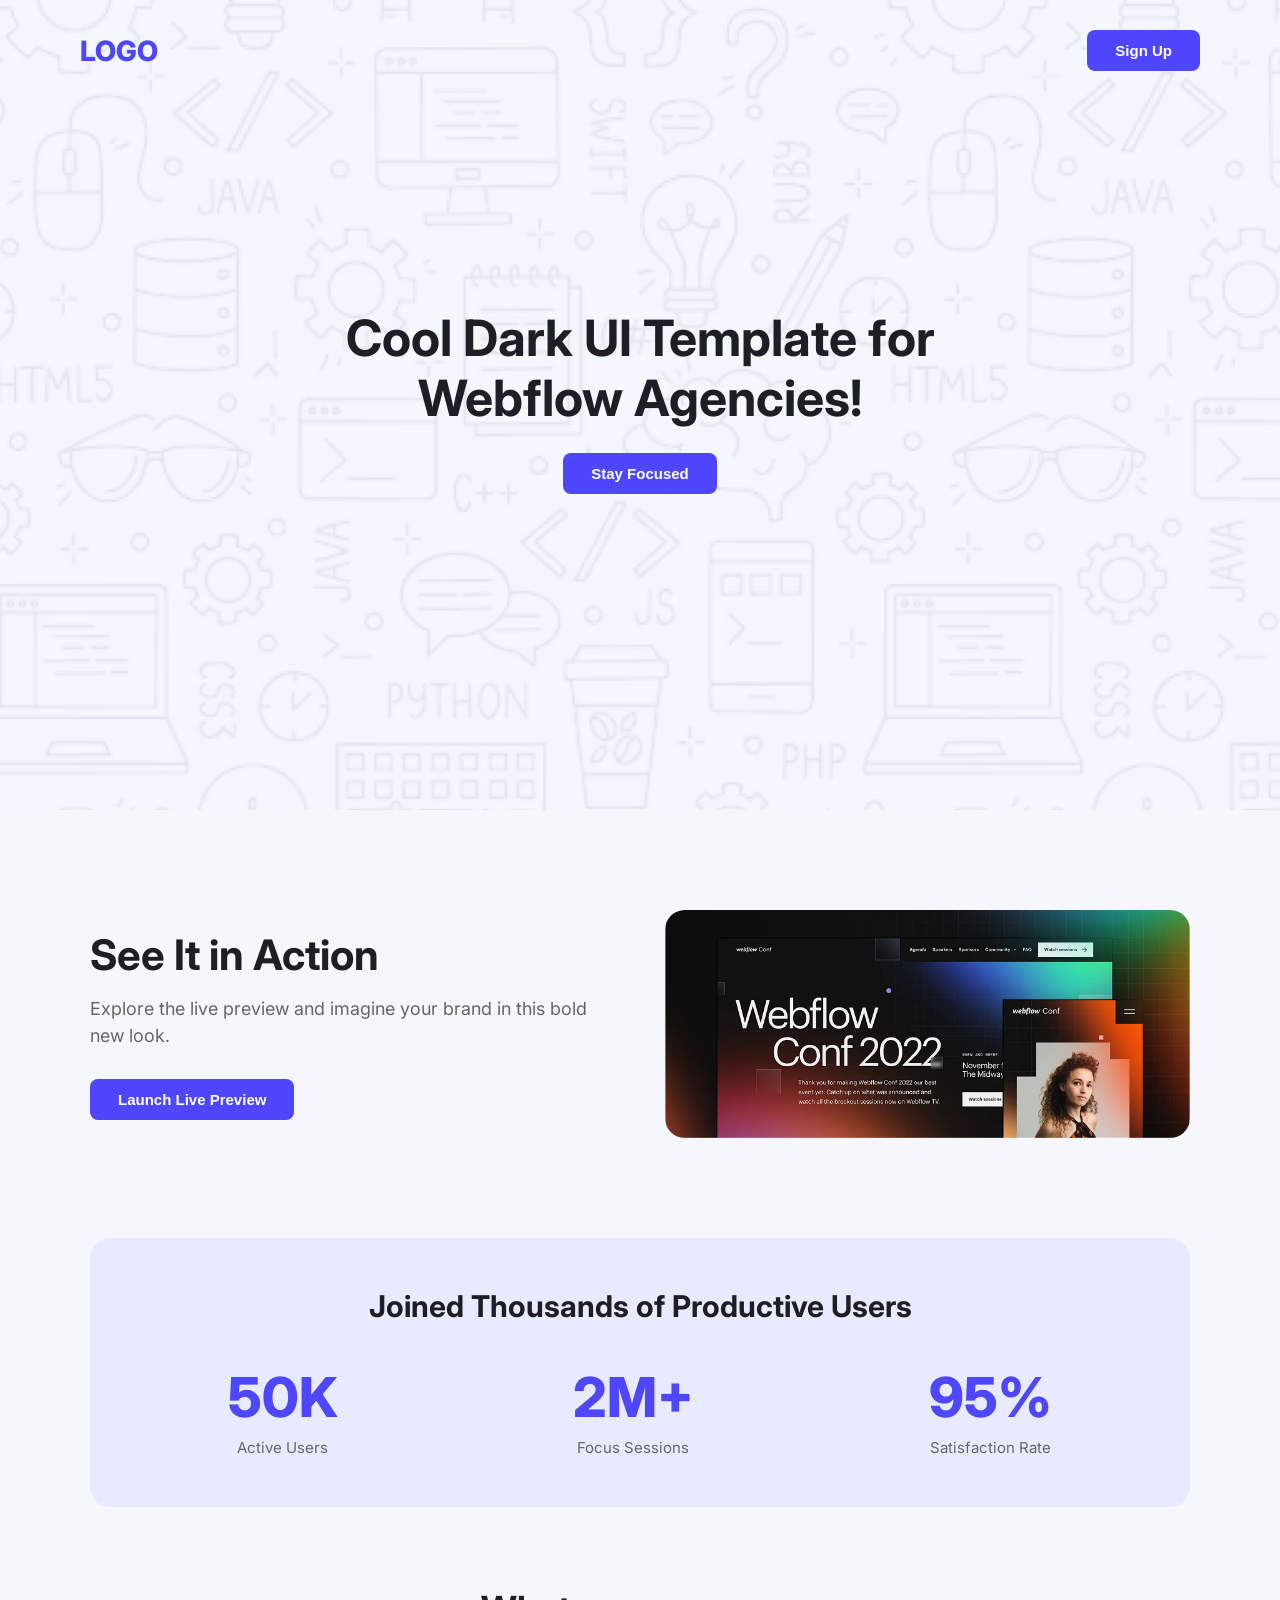
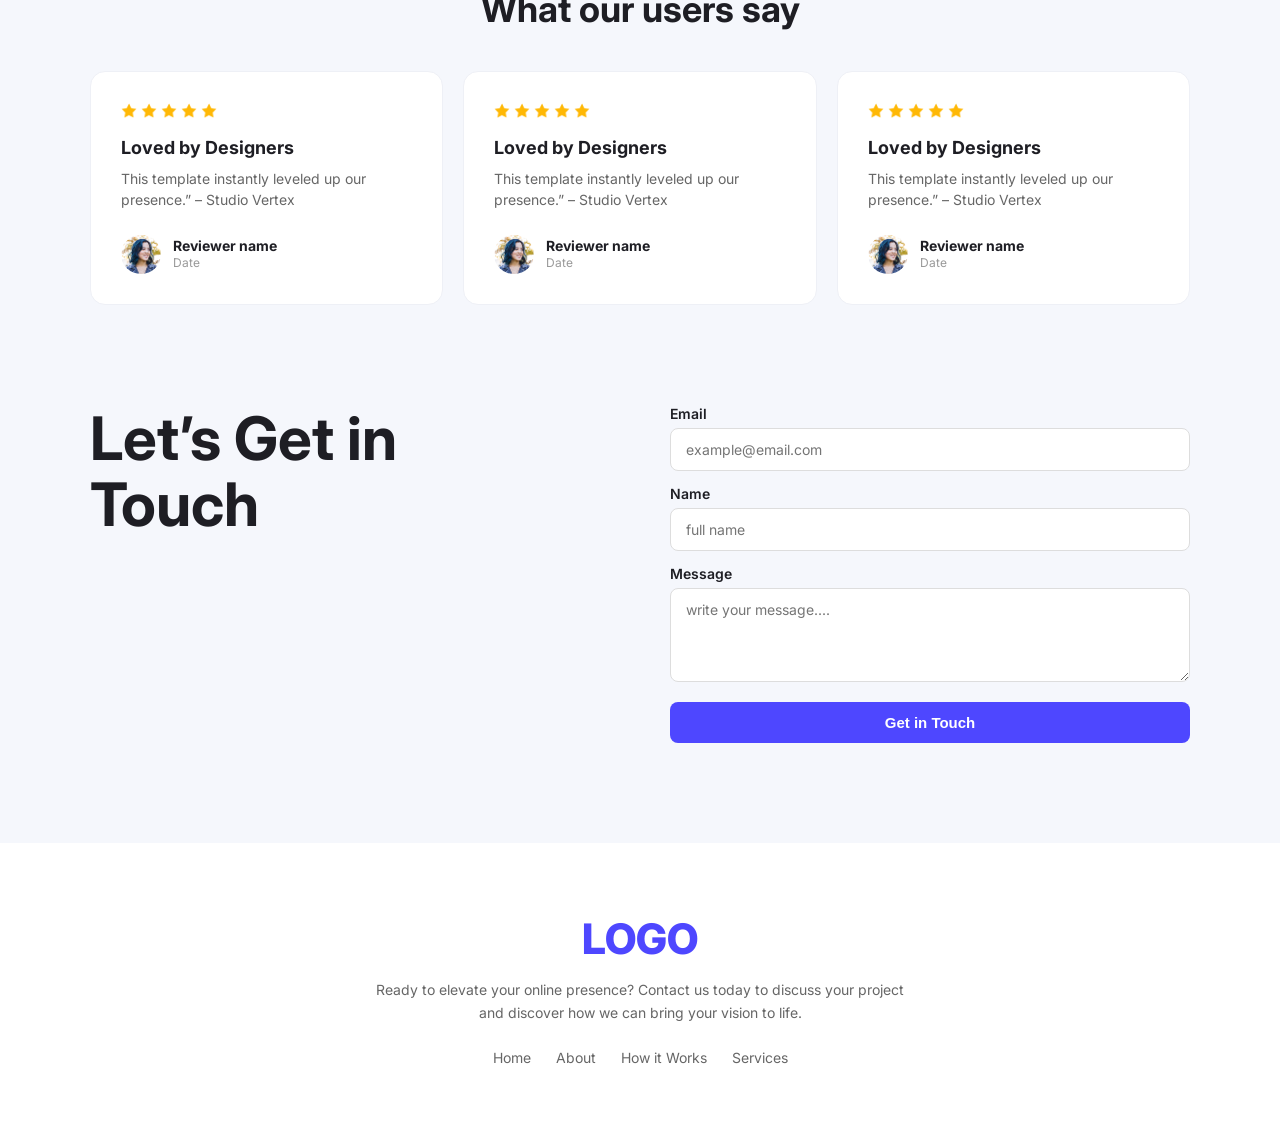
<file: index.html>
<!DOCTYPE html>
<html lang="en">

<head>
  <meta charset="UTF-8">
  <meta name="viewport" content="width=device-width, initial-scale=1.0">
  <title>Landing Launchpad</title>
  <link rel="preconnect" href="https://fonts.googleapis.com">
  <link rel="preconnect" href="https://fonts.gstatic.com" crossorigin>
  <link href="https://fonts.googleapis.com/css2?family=Inter:wght@400;600;700;800&display=swap" rel="stylesheet">
  <link rel="stylesheet" href="style.css">
</head>

<body>
  <header class="header">
    <nav class="navbar">
      <h2 class="logo">LOGO</h2>
      <button class="btn">Sign Up</button>
    </nav>
    <div class="banner">
      <h1>Cool Dark UI Template for Webflow Agencies!</h1>
      <button class="btn">Stay Focused</button>
    </div>
  </header>
  <main>
    <section class="action">
      <div class="action-info">
        <h2>See It in Action</h2>
        <p>Explore the live preview and imagine your brand in this bold new look.</p>
        <button class="btn">Launch Live Preview</button>
      </div>
      <div class="action-img">
        <img src="./Assets/wc-big.png" alt="preview">
      </div>
    </section>
    <section class="users">
      <div class="users-box">
        <h2>Joined Thousands of Productive Users</h2>
        <div class="users-stats">
          <div class="stat">
            <h3>50K</h3>
            <p>Active Users</p>
          </div>
          <div class="stat">
            <h3>2M+</h3>
            <p>Focus Sessions</p>
          </div>
          <div class="stat">
            <h3>95%</h3>
            <p>Satisfaction Rate</p>
          </div>
        </div>
      </div>
    </section>
    <section class="reviews">
      <h2>What our users say</h2>
      <div class="review-cards">
        <div class="card">
          <div class="stars">
            <img src="./Assets/icon-star.png" alt="star">
            <img src="./Assets/icon-star.png" alt="star">
            <img src="./Assets/icon-star.png" alt="star">
            <img src="./Assets/icon-star.png" alt="star">
            <img src="./Assets/icon-star.png" alt="star">
          </div>
          <h3>Loved by Designers</h3>
          <p>This template instantly leveled up our presence.” – Studio Vertex</p>
          <div class="reviewer">
            <img src="./Assets/avatar.png" alt="avatar">
            <div>
              <h4>Reviewer name</h4>
              <p>Date</p>
            </div>
          </div>
        </div>
        <div class="card">
          <div class="stars">
            <img src="./Assets/icon-star.png" alt="star">
            <img src="./Assets/icon-star.png" alt="star">
            <img src="./Assets/icon-star.png" alt="star">
            <img src="./Assets/icon-star.png" alt="star">
            <img src="./Assets/icon-star.png" alt="star">
          </div>
          <h3>Loved by Designers</h3>
          <p>This template instantly leveled up our presence.” – Studio Vertex</p>
          <div class="reviewer">
            <img src="./Assets/avatar.png" alt="avatar">
            <div>
              <h4>Reviewer name</h4>
              <p>Date</p>
            </div>
          </div>
        </div>
        <div class="card">
          <div class="stars">
            <img src="./Assets/icon-star.png" alt="star">
            <img src="./Assets/icon-star.png" alt="star">
            <img src="./Assets/icon-star.png" alt="star">
            <img src="./Assets/icon-star.png" alt="star">
            <img src="./Assets/icon-star.png" alt="star">
          </div>
          <h3>Loved by Designers</h3>
          <p>This template instantly leveled up our presence.” – Studio Vertex</p>
          <div class="reviewer">
            <img src="./Assets/avatar.png" alt="avatar">
            <div>
              <h4>Reviewer name</h4>
              <p>Date</p>
            </div>
          </div>
        </div>
      </div>
    </section>
    <section class="contact">
      <div class="contact-title">
        <h2>Let’s Get in<br>Touch</h2>
      </div>
      <form class="contact-form">
        <label for="email">Email</label>
        <input type="email" id="email" placeholder="example@email.com" required>
        <label for="name">Name</label>
        <input type="text" id="name" placeholder="full name" required>
        <label for="message">Message</label>
        <textarea id="message" rows="4" placeholder="write your message...." required></textarea>
        <button type="submit" class="btn">Get in Touch</button>
      </form>
    </section>
  </main>
  <footer class="footer">
    <h2 class="logo">LOGO</h2>
    <p>Ready to elevate your online presence? Contact us today to discuss your project and discover how we can bring
      your vision to life.</p>
    <div class="footer-links">
      <a href="#">Home</a>
      <a href="#">About</a>
      <a href="#">How it Works</a>
      <a href="#">Services</a>
    </div>
  </footer>
</body>

</html>
</file>
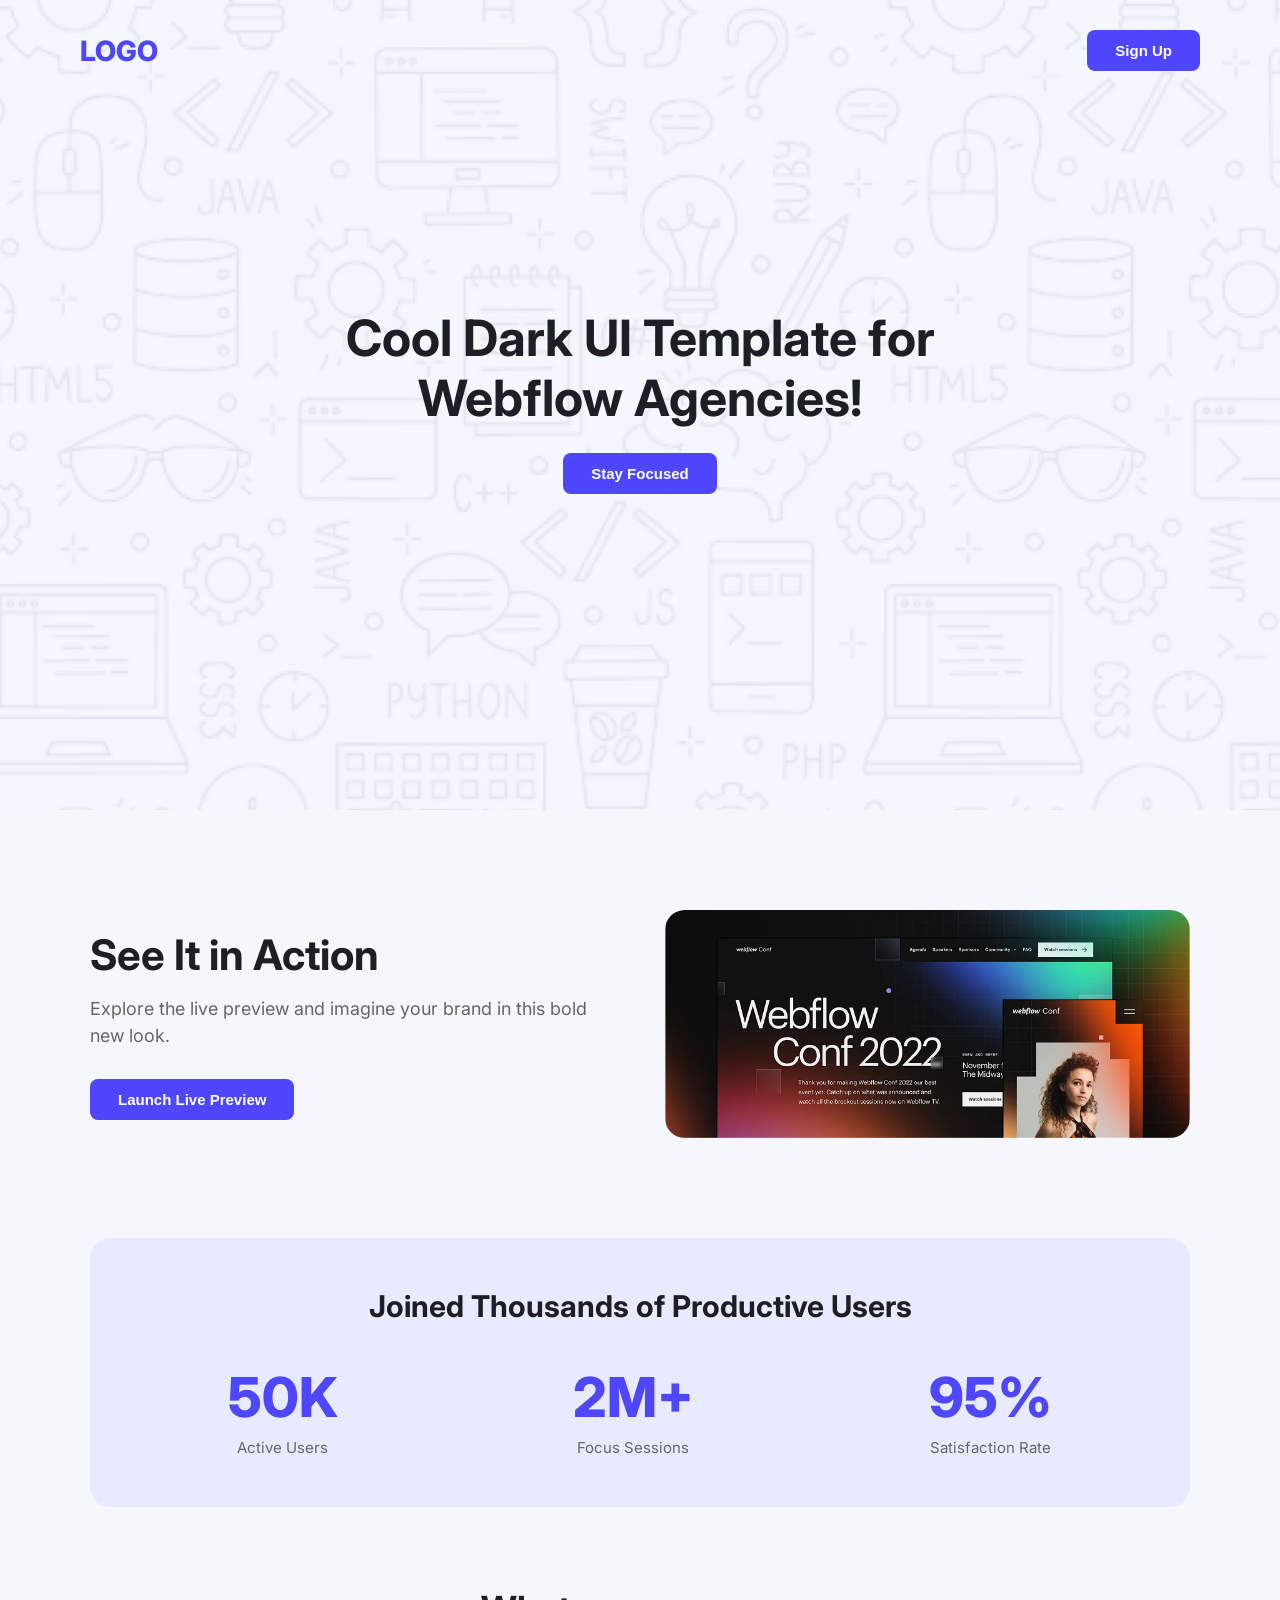
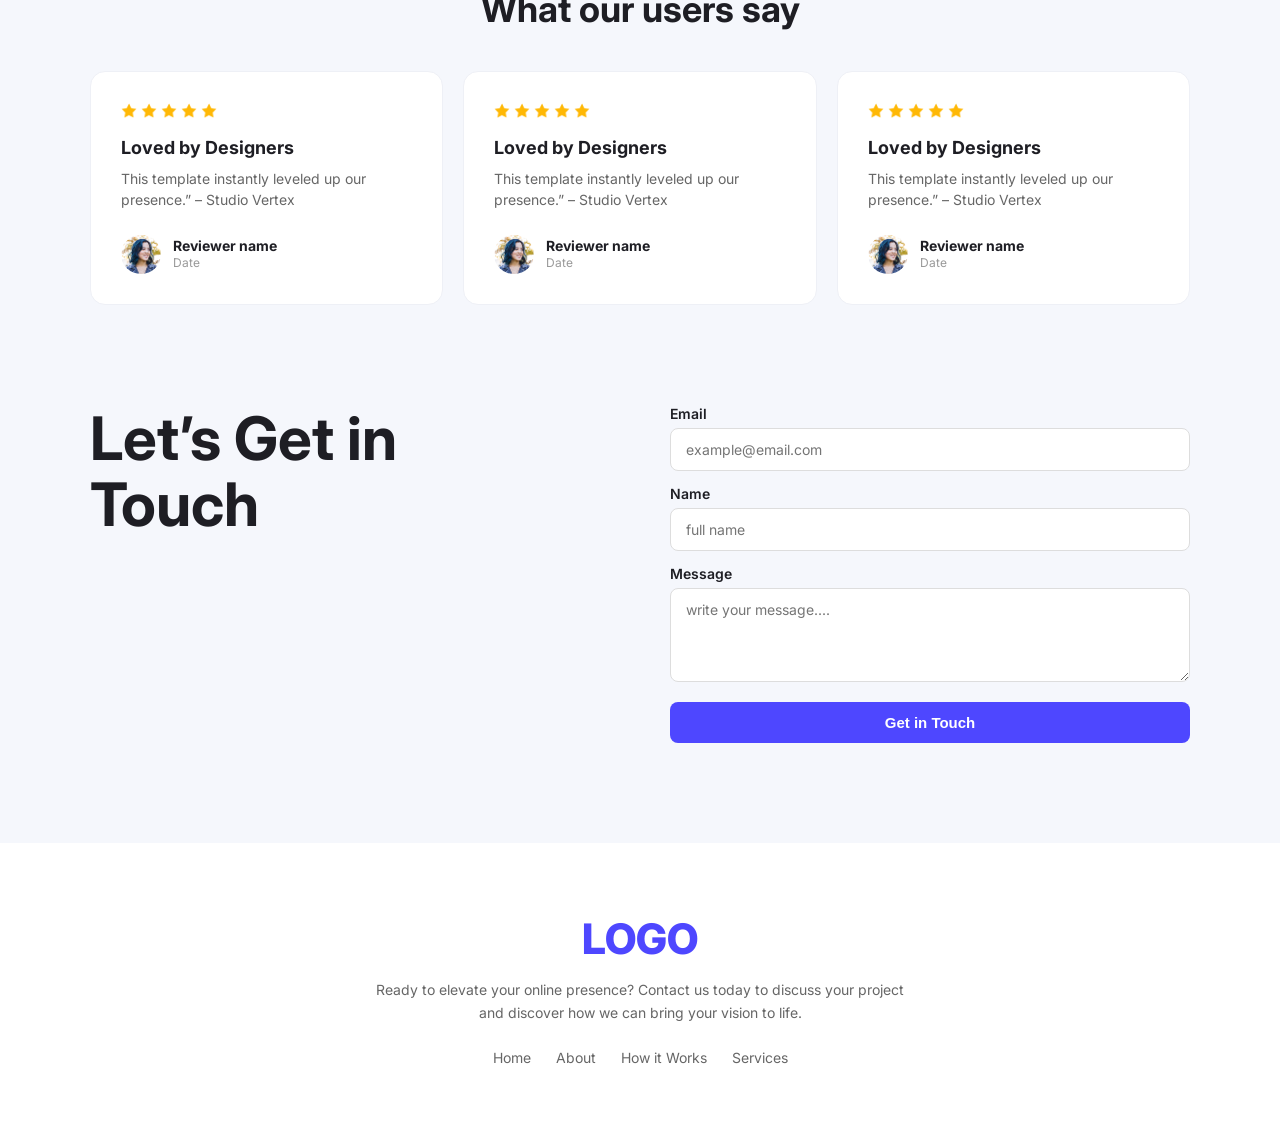
<file: B12A01-landing-launchpad/index.html>
<!DOCTYPE html>
<html lang="en">
<head>
  <meta charset="UTF-8">
  <meta name="viewport" content="width=device-width, initial-scale=1.0">
  <title>Landing Launchpad</title>
  <link rel="preconnect" href="https://fonts.googleapis.com">
  <link rel="preconnect" href="https://fonts.gstatic.com" crossorigin>
  <link href="https://fonts.googleapis.com/css2?family=Inter:wght@400;600;700;800&display=swap" rel="stylesheet">
  <link rel="stylesheet" href="style.css">
</head>
<body>
  <header class="header">
    <nav class="navbar">
      <h2 class="logo">LOGO</h2>
      <button class="btn">Sign Up</button>
    </nav>
    <div class="banner">
      <h1>Cool Dark UI Template for Webflow Agencies!</h1>
      <button class="btn">Stay Focused</button>
    </div>
  </header>
  <main>
    <section class="action">
      <div class="action-info">
        <h2>See It in Action</h2>
        <p>Explore the live preview and imagine your brand in this bold new look.</p>
        <button class="btn">Launch Live Preview</button>
      </div>
      <div class="action-img">
        <img src="./Assets/wc-big.png" alt="preview">
      </div>
    </section>
    <section class="users">
      <div class="users-box">
        <h2>Joined Thousands of Productive Users</h2>
        <div class="users-stats">
          <div class="stat">
            <h3>50K</h3>
            <p>Active Users</p>
          </div>
          <div class="stat">
            <h3>2M+</h3>
            <p>Focus Sessions</p>
          </div>
          <div class="stat">
            <h3>95%</h3>
            <p>Satisfaction Rate</p>
          </div>
        </div>
      </div>
    </section>
    <section class="reviews">
      <h2>What our users say</h2>
      <div class="review-cards">
        <div class="card">
          <div class="stars">
            <img src="./Assets/icon-star.png" alt="star">
            <img src="./Assets/icon-star.png" alt="star">
            <img src="./Assets/icon-star.png" alt="star">
            <img src="./Assets/icon-star.png" alt="star">
            <img src="./Assets/icon-star.png" alt="star">
          </div>
          <h3>Loved by Designers</h3>
          <p>This template instantly leveled up our presence.” – Studio Vertex</p>
          <div class="reviewer">
            <img src="./Assets/avatar.png" alt="avatar">
            <div>
              <h4>Reviewer name</h4>
              <p>Date</p>
            </div>
          </div>
        </div>
        <div class="card">
          <div class="stars">
            <img src="./Assets/icon-star.png" alt="star">
            <img src="./Assets/icon-star.png" alt="star">
            <img src="./Assets/icon-star.png" alt="star">
            <img src="./Assets/icon-star.png" alt="star">
            <img src="./Assets/icon-star.png" alt="star">
          </div>
          <h3>Loved by Designers</h3>
          <p>This template instantly leveled up our presence.” – Studio Vertex</p>
          <div class="reviewer">
            <img src="./Assets/avatar.png" alt="avatar">
            <div>
              <h4>Reviewer name</h4>
              <p>Date</p>
            </div>
          </div>
        </div>
        <div class="card">
          <div class="stars">
            <img src="./Assets/icon-star.png" alt="star">
            <img src="./Assets/icon-star.png" alt="star">
            <img src="./Assets/icon-star.png" alt="star">
            <img src="./Assets/icon-star.png" alt="star">
            <img src="./Assets/icon-star.png" alt="star">
          </div>
          <h3>Loved by Designers</h3>
          <p>This template instantly leveled up our presence.” – Studio Vertex</p>
          <div class="reviewer">
            <img src="./Assets/avatar.png" alt="avatar">
            <div>
              <h4>Reviewer name</h4>
              <p>Date</p>
            </div>
          </div>
        </div>
      </div>
    </section>
    <section class="contact">
      <div class="contact-title">
        <h2>Let’s Get in<br>Touch</h2>
      </div>
      <form class="contact-form">
        <label for="email">Email</label>
        <input type="email" id="email" placeholder="example@email.com" required>
        <label for="name">Name</label>
        <input type="text" id="name" placeholder="full name" required>
        <label for="message">Message</label>
        <textarea id="message" rows="4" placeholder="write your message...." required></textarea>
        <button type="submit" class="btn">Get in Touch</button>
      </form>
    </section>
  </main>
  <footer class="footer">
    <h2 class="logo">LOGO</h2>
    <p>Ready to elevate your online presence? Contact us today to discuss your project and discover how we can bring your vision to life.</p>
    <div class="footer-links">
      <a href="#">Home</a>
      <a href="#">About</a>
      <a href="#">How it Works</a>
      <a href="#">Services</a>
    </div>
  </footer>
</body>
</html>
</file>
<file: style.css>
* {
  margin: 0;
  padding: 0;
  box-sizing: border-box;
}

body {
  font-family: 'Inter', sans-serif;
  color: #1e1e24;
  background-color: #f5f7fc;
}

.btn {
  background-color: #4e47ff;
  color: #ffffff;
  border: none;
  padding: 12px 28px;
  font-size: 15px;
  font-weight: 600;
  border-radius: 8px;
  cursor: pointer;
  transition: 0.3s;
}

.btn:hover {
  background-color: #3b33e0;
  transform: translateY(-2px);
}

.header {
  background-image: url('./Assets/Hero-bg.png');
  background-size: cover;
  background-position: center;
  min-height: 90vh;
  display: flex;
  flex-direction: column;
  padding: 30px 80px 80px;
}

.navbar {
  display: flex;
  justify-content: space-between;
  align-items: center;
  max-width: 1140px;
  width: 100%;
  margin: 0 auto;
}

.logo {
  color: #4e47ff;
  font-size: 28px;
  font-weight: 800;
}

.banner {
  flex: 1;
  display: flex;
  flex-direction: column;
  justify-content: center;
  align-items: center;
  text-align: center;
  max-width: 800px;
  margin: 0 auto;
}

.banner h1 {
  font-size: 50px;
  margin-bottom: 25px;
  line-height: 1.2;
}

.action {
  max-width: 1140px;
  margin: 0 auto;
  padding: 100px 20px;
  display: flex;
  align-items: center;
  justify-content: space-between;
  gap: 50px;
}

.action-info {
  flex: 1;
}

.action-info h2 {
  font-size: 42px;
  margin-bottom: 15px;
}

.action-info p {
  color: #666;
  font-size: 18px;
  margin-bottom: 30px;
  line-height: 1.5;
}

.action-img {
  flex: 1;
}

.action-img img {
  width: 100%;
  border-radius: 20px;
  display: block;
}

.users {
  max-width: 1140px;
  margin: 0 auto;
  padding: 0 20px 80px;
}

.users-box {
  background-color: #e8ebff;
  border-radius: 20px;
  padding: 50px 30px;
  text-align: center;
}

.users-box h2 {
  font-size: 30px;
  margin-bottom: 40px;
}

.users-stats {
  display: flex;
  justify-content: space-around;
  gap: 20px;
}

.stat h3 {
  color: #4e47ff;
  font-size: 55px;
  font-weight: 800;
  margin-bottom: 8px;
}

.stat p {
  color: #666;
  font-size: 15px;
}

.reviews {
  max-width: 1140px;
  margin: 0 auto;
  padding: 0 20px 100px;
}

.reviews h2 {
  text-align: center;
  font-size: 36px;
  margin-bottom: 40px;
}

.review-cards {
  display: flex;
  justify-content: space-between;
  gap: 20px;
}

.card {
  flex: 1;
  background-color: #ffffff;
  padding: 30px;
  border-radius: 15px;
  border: 1px solid #eef0f6;
}

.stars {
  margin-bottom: 15px;
}

.stars img {
  width: 16px;
}

.card h3 {
  font-size: 18px;
  margin-bottom: 10px;
}

.card p {
  color: #666;
  font-size: 14px;
  line-height: 1.5;
}

.reviewer {
  display: flex;
  align-items: center;
  gap: 12px;
  margin-top: 25px;
}

.reviewer img {
  width: 40px;
  border-radius: 50%;
}

.reviewer h4 {
  font-size: 14px;
}

.reviewer p {
  font-size: 12px;
  color: #999;
}

.contact {
  max-width: 1140px;
  margin: 0 auto;
  padding: 0 20px 100px;
  display: flex;
  justify-content: space-between;
  align-items: flex-start;
  gap: 60px;
}

.contact-title {
  flex: 1;
}

.contact-title h2 {
  font-size: 60px;
  line-height: 1.1;
}

.contact-form {
  flex: 1;
  display: flex;
  flex-direction: column;
}

.contact-form label {
  font-size: 14px;
  font-weight: 600;
  margin-bottom: 6px;
  margin-top: 14px;
}

.contact-form label:first-child {
  margin-top: 0;
}

.contact-form input,
.contact-form textarea {
  width: 100%;
  padding: 12px 15px;
  border: 1px solid #ddd;
  border-radius: 8px;
  font-size: 14px;
  font-family: inherit;
  outline: none;
}

.contact-form input:focus,
.contact-form textarea:focus {
  border-color: #4e47ff;
}

.contact-form button {
  margin-top: 20px;
  width: 100%;
}

.footer {
  background-color: #ffffff;
  padding: 70px 20px;
  text-align: center;
}

.footer .logo {
  font-size: 42px;
  margin-bottom: 15px;
}

.footer p {
  max-width: 550px;
  margin: 0 auto 25px;
  color: #666;
  font-size: 14px;
  line-height: 1.6;
}

.footer-links {
  display: flex;
  justify-content: center;
  gap: 25px;
}

.footer-links a {
  text-decoration: none;
  color: #666;
  font-size: 14px;
  transition: 0.2s;
}

.footer-links a:hover {
  color: #4e47ff;
}
</file>
<file: B12A01-landing-launchpad/style.css>
* {
  margin: 0;
  padding: 0;
  box-sizing: border-box;
}

body {
  font-family: 'Inter', sans-serif;
  color: #1e1e24;
  background-color: #f5f7fc;
}

.btn {
  background-color: #4e47ff;
  color: #ffffff;
  border: none;
  padding: 12px 28px;
  font-size: 15px;
  font-weight: 600;
  border-radius: 8px;
  cursor: pointer;
  transition: 0.3s;
}

.btn:hover {
  background-color: #3b33e0;
  transform: translateY(-2px);
}

.header {
  background-image: url('./Assets/Hero-bg.png');
  background-size: cover;
  background-position: center;
  min-height: 90vh;
  display: flex;
  flex-direction: column;
  padding: 30px 80px 80px;
}

.navbar {
  display: flex;
  justify-content: space-between;
  align-items: center;
  max-width: 1140px;
  width: 100%;
  margin: 0 auto;
}

.logo {
  color: #4e47ff;
  font-size: 28px;
  font-weight: 800;
}

.banner {
  flex: 1;
  display: flex;
  flex-direction: column;
  justify-content: center;
  align-items: center;
  text-align: center;
  max-width: 800px;
  margin: 0 auto;
}

.banner h1 {
  font-size: 50px;
  margin-bottom: 25px;
  line-height: 1.2;
}

.action {
  max-width: 1140px;
  margin: 0 auto;
  padding: 100px 20px;
  display: flex;
  align-items: center;
  justify-content: space-between;
  gap: 50px;
}

.action-info {
  flex: 1;
}

.action-info h2 {
  font-size: 42px;
  margin-bottom: 15px;
}

.action-info p {
  color: #666;
  font-size: 18px;
  margin-bottom: 30px;
  line-height: 1.5;
}

.action-img {
  flex: 1;
}

.action-img img {
  width: 100%;
  border-radius: 20px;
  display: block;
}

.users {
  max-width: 1140px;
  margin: 0 auto;
  padding: 0 20px 80px;
}

.users-box {
  background-color: #e8ebff;
  border-radius: 20px;
  padding: 50px 30px;
  text-align: center;
}

.users-box h2 {
  font-size: 30px;
  margin-bottom: 40px;
}

.users-stats {
  display: flex;
  justify-content: space-around;
  gap: 20px;
}

.stat h3 {
  color: #4e47ff;
  font-size: 55px;
  font-weight: 800;
  margin-bottom: 8px;
}

.stat p {
  color: #666;
  font-size: 15px;
}

.reviews {
  max-width: 1140px;
  margin: 0 auto;
  padding: 0 20px 100px;
}

.reviews h2 {
  text-align: center;
  font-size: 36px;
  margin-bottom: 40px;
}

.review-cards {
  display: flex;
  justify-content: space-between;
  gap: 20px;
}

.card {
  flex: 1;
  background-color: #ffffff;
  padding: 30px;
  border-radius: 15px;
  border: 1px solid #eef0f6;
}

.stars {
  margin-bottom: 15px;
}

.stars img {
  width: 16px;
}

.card h3 {
  font-size: 18px;
  margin-bottom: 10px;
}

.card p {
  color: #666;
  font-size: 14px;
  line-height: 1.5;
}

.reviewer {
  display: flex;
  align-items: center;
  gap: 12px;
  margin-top: 25px;
}

.reviewer img {
  width: 40px;
  border-radius: 50%;
}

.reviewer h4 {
  font-size: 14px;
}

.reviewer p {
  font-size: 12px;
  color: #999;
}

.contact {
  max-width: 1140px;
  margin: 0 auto;
  padding: 0 20px 100px;
  display: flex;
  justify-content: space-between;
  align-items: flex-start;
  gap: 60px;
}

.contact-title {
  flex: 1;
}

.contact-title h2 {
  font-size: 60px;
  line-height: 1.1;
}

.contact-form {
  flex: 1;
  display: flex;
  flex-direction: column;
}

.contact-form label {
  font-size: 14px;
  font-weight: 600;
  margin-bottom: 6px;
  margin-top: 14px;
}

.contact-form label:first-child {
  margin-top: 0;
}

.contact-form input,
.contact-form textarea {
  width: 100%;
  padding: 12px 15px;
  border: 1px solid #ddd;
  border-radius: 8px;
  font-size: 14px;
  font-family: inherit;
  outline: none;
}

.contact-form input:focus,
.contact-form textarea:focus {
  border-color: #4e47ff;
}

.contact-form button {
  margin-top: 20px;
  width: 100%;
}

.footer {
  background-color: #ffffff;
  padding: 70px 20px;
  text-align: center;
}

.footer .logo {
  font-size: 42px;
  margin-bottom: 15px;
}

.footer p {
  max-width: 550px;
  margin: 0 auto 25px;
  color: #666;
  font-size: 14px;
  line-height: 1.6;
}

.footer-links {
  display: flex;
  justify-content: center;
  gap: 25px;
}

.footer-links a {
  text-decoration: none;
  color: #666;
  font-size: 14px;
  transition: 0.2s;
}

.footer-links a:hover {
  color: #4e47ff;
}
</file>
